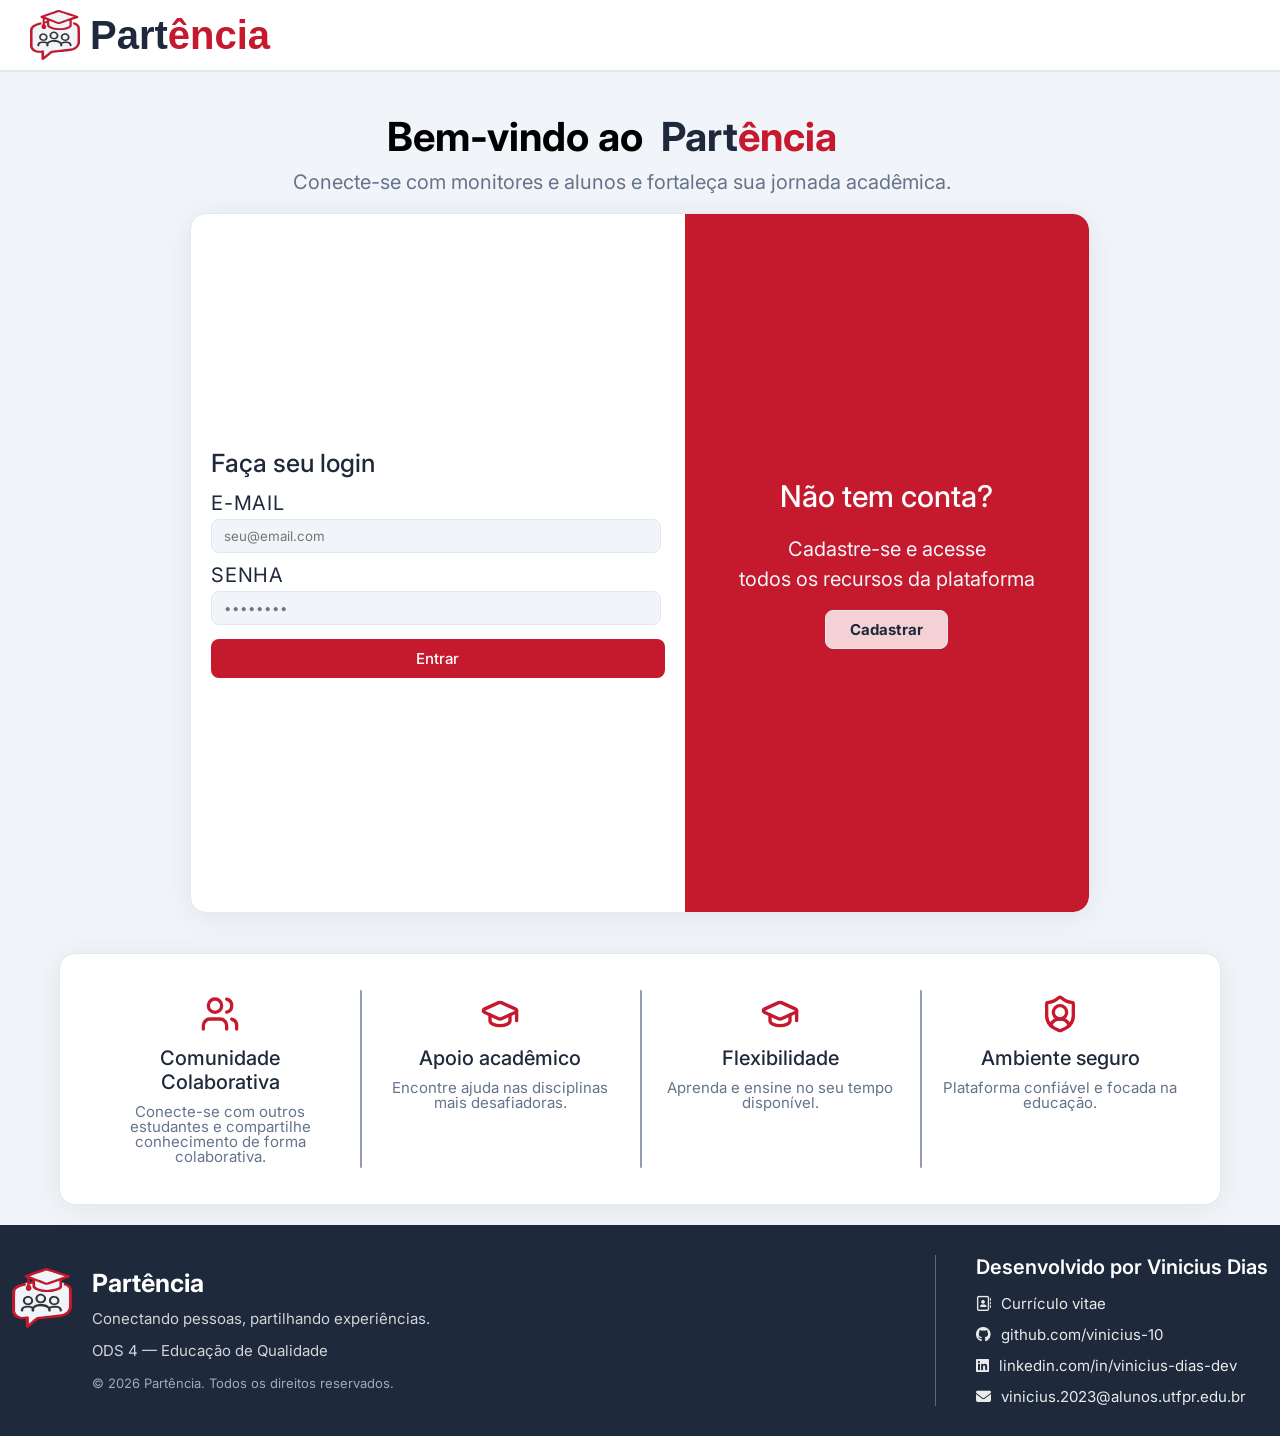
<file: index.html>
<!DOCTYPE html>
<html lang="pt-br">
<head>
    <meta charset="UTF-8">
    <meta name="viewport" content="width=device-width, initial-scale=1.0">
    <title>Partência</title>

    <link rel="stylesheet" href="css/styles.css"> 
    <link rel="stylesheet" href="css/main-index.css">

    <link rel="preconnect" href="https://fonts.googleapis.com">
    <link rel="preconnect" href="https://fonts.gstatic.com" crossorigin>
    <link href="https://fonts.googleapis.com/css2?family=Inter:ital,opsz,wght@0,14..32,100..900;1,14..32,100..900&display=swap" rel="stylesheet">

    <link rel="icon" href="imagens/favicon/favicon.svg" type="image/svg+xml">
    <link rel="icon" href="imagens/favicon/favicon16.png" type="image/png" sizes="16x16">
    <link rel="icon" href="favicon.ico" type="image/x-icon">
    <link rel="icon" href="imagens/favicon/favicon32.png" type="image/png" sizes="32x32">
    <link rel="apple-touch-icon" href="imagens/favicon/favicon180.png" sizes="180x180">
    

    <link rel="stylesheet" href="https://fonts.googleapis.com/css2?family=Material+Symbols+Outlined:opsz,wght,FILL,GRAD@20..48,100..700,0..1,-50..200&icon_names=logout">
    <link rel="stylesheet" href="https://cdnjs.cloudflare.com/ajax/libs/font-awesome/6.5.1/css/all.min.css">


</head>

<body>
    <header>
        <div class="header-container">
            <a href="index.html" class="logo">
                <img src="imagens/logo.svg" alt="Logo da Partência" class="logo-image"> 
                
                <div class="logo-text fontGig">
                    <span class="colorPrimary">Part</span>
                    <span class="colorODS">ência</span>
                </div>
            </a>
        </div>
    </header>
    
    <main>

        <div class="main-container">
            <section class="welkome">
                <div class="welkome-text">
                    <h1 class="fontGig">Bem-vindo ao &nbsp;<span class="colorPrimary">Part</span><span class="colorODS">ência</span> </h1>
                    <p class="fontNormal">
                        Conecte-se com monitores e alunos e fortaleça sua jornada acadêmica.
                    </p>
                </div>
            </section>

            <section class="forms-container">

                <div class="panel panel-login" id="panel-login">
                    <h2 class="fontMedium">Faça seu login</h2>

                    <form id="form-login" action="landingPage.html">
                        <div class="campos fontNormal">
                            <label class="campo">
                            E-mail
                            <input type="email" placeholder="seu@email.com">
                            </label>
                            <label class="campo">
                            Senha
                            <input type="password" placeholder="••••••••">
                            </label>
                        </div>
                        <button class="btn-submit fontSmall">Entrar</button>
                    </form>
                </div>

                <div class="panel panel-register opacity-0" id="panel-register">
                    <h2 class="fontMedium">Crie sua conta</h2>

                    <form id="form-register" action="index.html">
                        <div class="campos fontSmall">
                            
                            <label class="campo">
                                E-mail
                                <input type="email" placeholder="seu@email.com">
                            </label>

                            <label class="campo">
                                Nome completo
                                <input type="text" placeholder="Seu nome completo">
                            </label>

                            <label class="campo">
                                Instituição de ensino
                                <input type="text" placeholder="UTFPR-CP, E.E. Leonardo, etc">
                            </label>

                            <label class="campo">
                                Escolaridade
                                <select>
                                    <option value="" disabled selected>Selecione</option>
                                    <option>Ensino médio</option>
                                    <option>Graduação</option>
                                    <option>Pós-graduação</option>
                                    <option>Mestrado</option>
                                    <option>Doutorado</option>
                                </select>
                            </label>

                            <label class="campo">
                                Curso
                                <input type="text" placeholder="Nome do curso">
                            </label>

                            <label class="campo">
                                Ano de ingresso
                                <input type="number" placeholder="Ex: 2023" min="2000" max="2099">
                            </label>

                            <label class="campo">
                                Senha
                                <input type="password" placeholder="••••••••">
                            </label>

                            <label class="campo">
                                Confirmar senha
                                <input type="password" placeholder="••••••••">
                            </label>
                            
                        </div>
                        <button class="btn-submit fontSmall" type="submit">Cadastrar</button>
                    </form>
                </div>

                <div class="slider fontNormal" id="slider">

                    <div class="slider-text visible" id="text-register">
                        <h2>Não tem conta?</h2>
                        <p>Cadastre-se e acesse<br>todos os recursos da plataforma</p>
                        <button class="btn-trocar fontSmall" id="btn-register">Cadastrar</button>
                    </div>

                    <div class="slider-text" id="text-login">
                        <h2>Já tem conta?</h2>
                        <p>Faça login e continue<br>acessando a plataforma</p>
                        <button class="btn-trocar fontSmall" id="btn-login">Login</button>
                    </div>
                </div>
            </section>

            <section class="cards-container">
                <div class="card-container">
                    <svg xmlns="http://www.w3.org/2000/svg" width="24" height="24" viewBox="0 0 24 24" fill="none" stroke="currentColor" stroke-width="2" stroke-linecap="round" stroke-linejoin="round" class="lucide lucide-users-icon lucide-users"><path d="M16 21v-2a4 4 0 0 0-4-4H6a4 4 0 0 0-4 4v2"/><path d="M16 3.128a4 4 0 0 1 0 7.744"/><path d="M22 21v-2a4 4 0 0 0-3-3.87"/><circle cx="9" cy="7" r="4"/></svg>

                    <div class="card-content">
                        <h3 class="fontNormal">Comunidade Colaborativa</h3>
                        <p class="fontSmall">Conecte-se com outros estudantes e compartilhe conhecimento de forma colaborativa.</p>
                    </div>
                </div>

                <div class="card-container divider">
                    <svg xmlns="http://www.w3.org/2000/svg" width="24" height="24" viewBox="0 0 24 24" fill="none" stroke="currentColor" stroke-width="2" stroke-linecap="round" stroke-linejoin="round" class="lucide lucide-graduation-cap-icon lucide-graduation-cap"><path d="M21.42 10.922a1 1 0 0 0-.019-1.838L12.83 5.18a2 2 0 0 0-1.66 0L2.6 9.08a1 1 0 0 0 0 1.832l8.57 3.908a2 2 0 0 0 1.66 0z"/><path d="M22 10v6"/><path d="M6 12.5V16a6 3 0 0 0 12 0v-3.5"/></svg>

                    <div class="card-content">
                        <h3 class="fontNormal">Apoio acadêmico</h3>
                        <p class="fontSmall">Encontre ajuda nas disciplinas mais desafiadoras.</p>
                    </div>
                </div>

                <div class="card-container divider">
                    <svg xmlns="http://www.w3.org/2000/svg" width="24" height="24" viewBox="0 0 24 24" fill="none" stroke="currentColor" stroke-width="2" stroke-linecap="round" stroke-linejoin="round" class="lucide lucide-graduation-cap-icon lucide-graduation-cap"><path d="M21.42 10.922a1 1 0 0 0-.019-1.838L12.83 5.18a2 2 0 0 0-1.66 0L2.6 9.08a1 1 0 0 0 0 1.832l8.57 3.908a2 2 0 0 0 1.66 0z"/><path d="M22 10v6"/><path d="M6 12.5V16a6 3 0 0 0 12 0v-3.5"/></svg>
                    <div class="card-content">
                        <h3 class="fontNormal">Flexibilidade</h3>
                        <p class="fontSmall">Aprenda e ensine no seu tempo disponível.</p>
                    </div>
                </div>

                <div class="card-container divider">
                    <svg xmlns="http://www.w3.org/2000/svg" width="24" height="24" viewBox="0 0 24 24" fill="none" stroke="currentColor" stroke-width="2" stroke-linecap="round" stroke-linejoin="round" class="lucide lucide-shield-user-icon lucide-shield-user"><path d="M20 13c0 5-3.5 7.5-7.66 8.95a1 1 0 0 1-.67-.01C7.5 20.5 4 18 4 13V6a1 1 0 0 1 1-1c2 0 4.5-1.2 6.24-2.72a1.17 1.17 0 0 1 1.52 0C14.51 3.81 17 5 19 5a1 1 0 0 1 1 1z"/><path d="M6.376 18.91a6 6 0 0 1 11.249.003"/><circle cx="12" cy="11" r="4"/></svg>
                    <div class="card-content">
                        <h3 class="fontNormal">Ambiente seguro</h3>
                        <p class="fontSmall">Plataforma confiável e focada na educação.</p>
                    </div>
                </div>
            </section>
        </div>
    </main>
    <footer>
        <div class="footer-container">
            <div class="footer-brand">
                <span class="brand-logo"><img src="imagens/logo.svg" alt="Logo da Partência" class="logo-image"></span>

                <div class="brand-text">
                    <h3 class="fontMedium">Partência</h3>
                    <p class="fontSmall">Conectando pessoas, partilhando experiências.</p>
                    <p class="fontSmall">ODS 4 &mdash; Educação de Qualidade</p>
                    <p class="fontTiny copyright">&copy; 2026 Partência. Todos os direitos reservados.</p>
                </div>
            </div>

            <div class="footer-contact">
                <h4 class="fontNormal">Desenvolvido por Vinicius Dias</h4>

                <ul>
                    <li>
                        <a href="curiculo.html" target="_blank" class="fontSmall">
                            <i class="fa-regular fa-address-book"></i>
                            Currículo vitae
                        </a>
                    </li>
                    
                    <li>
                        <a href="https://github.com/vinicius-10" target="_blank" class="fontSmall">
                            <i class="fa-brands fa-github"></i>
                            github.com/vinicius-10
                        </a>
                    </li>

                    <li>
                        <a href="https://www.linkedin.com/in/vinicius-dias-dev/" target="_blank" class="fontSmall">
                            <i class="fa-brands fa-linkedin"></i>
                            linkedin.com/in/vinicius-dias-dev
                        </a>
                    </li>

                    <li>
                        <a href="mailto:vinicius.2023@alunos.utfpr.edu.br" class="fontSmall">
                            <i class="fa-solid fa-envelope"></i>
                            vinicius.2023@alunos.utfpr.edu.br
                        </a>
                    </li>
                </ul>
            </div>
        </div>
    </footer>

    <!--Depois irei mover isso para o arquivo de scripts -->
<script>
    
  const slider = document.getElementById('slider');
  
  const textRegister = document.getElementById('text-register');
  const textLogin = document.getElementById('text-login');
  const panelLogin = document.getElementById('panel-login');
  const panelRegister = document.getElementById('panel-register');

  const btn = document.querySelectorAll('.btn-trocar').forEach(btn => {
    btn.addEventListener('click', () => {
      slider.classList.toggle('sliderLeft');     

      textRegister.classList.toggle('visible');
      textLogin.classList.toggle('visible');

      panelLogin.classList.toggle('opacity-0');
      panelRegister.classList.toggle('opacity-0');
    });
  });
</script>
</body>
</html>





<!--
email
Nome completo
Instituição de ensino
Escolaridade
Curso
Ano de ingresso
senha
confirmar senha 



-->
</file>
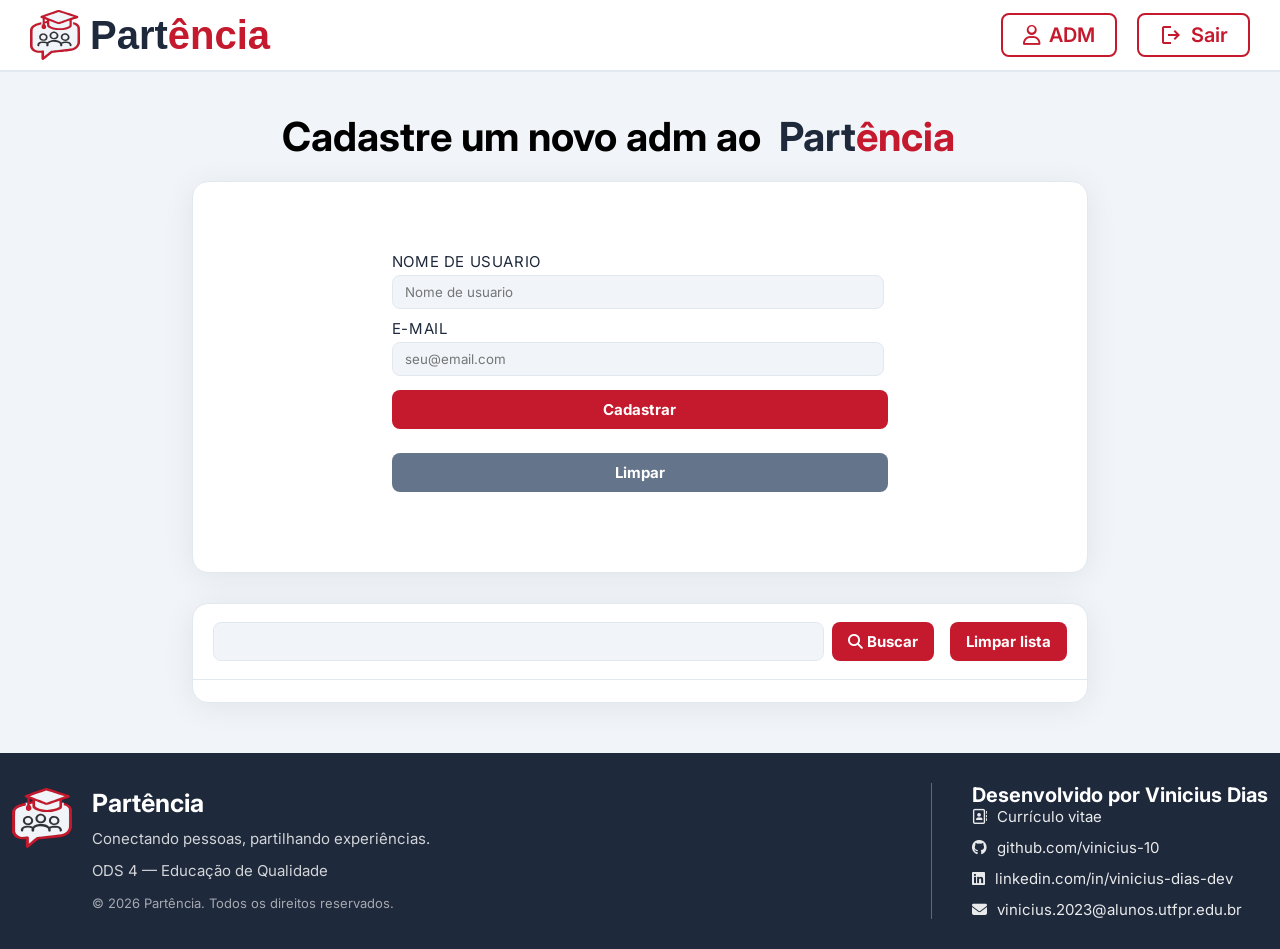
<file: adm.html>
<!DOCTYPE html>
<html lang="pt-br">
<head>
    <meta charset="UTF-8">
    <meta name="viewport" content="width=device-width, initial-scale=1.0">
    <title>Partência</title>

    <link rel="stylesheet" href="css/styles.css"> 
    <link rel="stylesheet" href="css/main-adm.css">

    <link rel="preconnect" href="https://fonts.googleapis.com">
    <link rel="preconnect" href="https://fonts.gstatic.com" crossorigin>
    <link href="https://fonts.googleapis.com/css2?family=Inter:ital,opsz,wght@0,14..32,100..900;1,14..32,100..900&display=swap" rel="stylesheet">

    <link rel="icon" href="imagens/favicon/favicon.svg" type="image/svg+xml">
    <link rel="icon" href="imagens/favicon/favicon16.png" type="image/png" sizes="16x16">
    <link rel="icon" href="favicon.ico" type="image/x-icon">
    <link rel="icon" href="imagens/favicon/favicon32.png" type="image/png" sizes="32x32">
    <link rel="apple-touch-icon" href="imagens/favicon/favicon180.png" sizes="180x180">
    

    <link rel="stylesheet" href="https://fonts.googleapis.com/css2?family=Material+Symbols+Outlined:opsz,wght,FILL,GRAD@20..48,100..700,0..1,-50..200&icon_names=logout">
    <link rel="stylesheet" href="https://cdnjs.cloudflare.com/ajax/libs/font-awesome/6.5.1/css/all.min.css">

    <script src="js/adm.js"></script>
</head>

<body>
    <header>
        <div class="header-container">
            <a href="landingPage.html" class="logo">
                <img src="imagens/logo.svg" alt="Logo da Partência" class="logo-image"> 
                
                <div class="logo-text fontGig">
                    <span class="colorPrimary">Part</span>
                    <span class="colorODS">ência</span>
                </div>
            </a>
            
            <nav>
                <ul>
                    <li>
                    <a href="adm.html" class="btn-sair fontNormal">
                        <i class="fa-regular fa-user"></i>
                        ADM
                    </a>
                    </li>
                    <li>
                    <a href="index.html" class="btn-sair fontNormal">
                        <span class="material-symbols-outlined">logout</span> 
                        Sair
                    </a>
                    </li>
                </ul>
            </nav>
        </div>
    </header>
    
    <main>
        <div class="main-container">
            <section class="welkome">
                <div class="welkome-text">
                    <h1 class="fontGig">Cadastre um novo adm ao &nbsp;<span class="colorPrimary">Part</span><span class="colorODS">ência</span> </h1>
                </div>
            </section>

            <section class="forms-container">

                <div class="panel panel-register" id="panel-register">

                    <form id="form-register">
                        <div class="campos fontSmall">
                            
                            <label class="campo">
                                Nome de usuario
                                <input type="text" placeholder="Nome de usuario" name="username" id="username" required>
                            </label>

                            <label class="campo">
                                E-mail
                                <input type="email" placeholder="seu@email.com" name="email" id="email" required>
                            </label>
                            
                        </div>
                        <button class="btn submit fontSmall" type="submit">Cadastrar</button>
                        <button class="btn reset fontSmall" type="reset">Limpar</button>
                    </form>
                </div>
            </section>

            <section class="list-container">
                <div class="list-control fontSmall">
                    <div class="search ">
                        <input id="ipt-search" type="text" class="fontSmall"> <button type="button" class="fontSmall" id="btn-search"><i class="fa-solid fa-magnifying-glass"></i> Buscar</button>
                    </div>
                    <button type="button" class="fontSmall" id="reset-list">Limpar lista</button>
                
                </div>
                <ul id="ul-user" class="fontSmall">
                </ul>
                
            </section>
            
        </div>
    </main>
    <footer>
        <div class="footer-container">
            <div class="footer-brand">
                <span class="brand-logo"><img src="imagens/logo.svg" alt="Logo da Partência" class="logo-image"></span>

                <div class="brand-text">
                    <h1 class="fontMedium">Partência</h1>
                    <p class="fontSmall">Conectando pessoas, partilhando experiências.</p>
                    <p class="fontSmall">ODS 4 &mdash; Educação de Qualidade</p>
                    <p class="fontTiny copyright">&copy; 2026 Partência. Todos os direitos reservados.</p>
                </div>
            </div>

            <div class="footer-contact">
                <h1 class="fontNormal">Desenvolvido por Vinicius Dias</h1>

                <ul>
                    <li>
                        <a href="curiculo.html" target="_blank" class="fontSmall">
                            <i class="fa-regular fa-address-book"></i>
                            Currículo vitae
                        </a>
                    </li>
                    <li>
                        <a href="https://github.com/vinicius-10" target="_blank" class="fontSmall">
                            <i class="fa-brands fa-github"></i>
                            github.com/vinicius-10
                        </a>
                    </li>
                    <li>
                        <a href="https://www.linkedin.com/in/vinicius-dias-dev/" target="_blank" class="fontSmall">
                            <i class="fa-brands fa-linkedin"></i>
                            linkedin.com/in/vinicius-dias-dev
                        </a>
                    </li>

                    <li>
                        <a href="mailto:vinicius.2023@alunos.utfpr.edu.br" class="fontSmall">
                            <i class="fa-solid fa-envelope"></i>
                            vinicius.2023@alunos.utfpr.edu.br
                        </a>
                    </li>
                </ul>
            </div>
        </div>
    </footer>
</body>
</html>
</file>
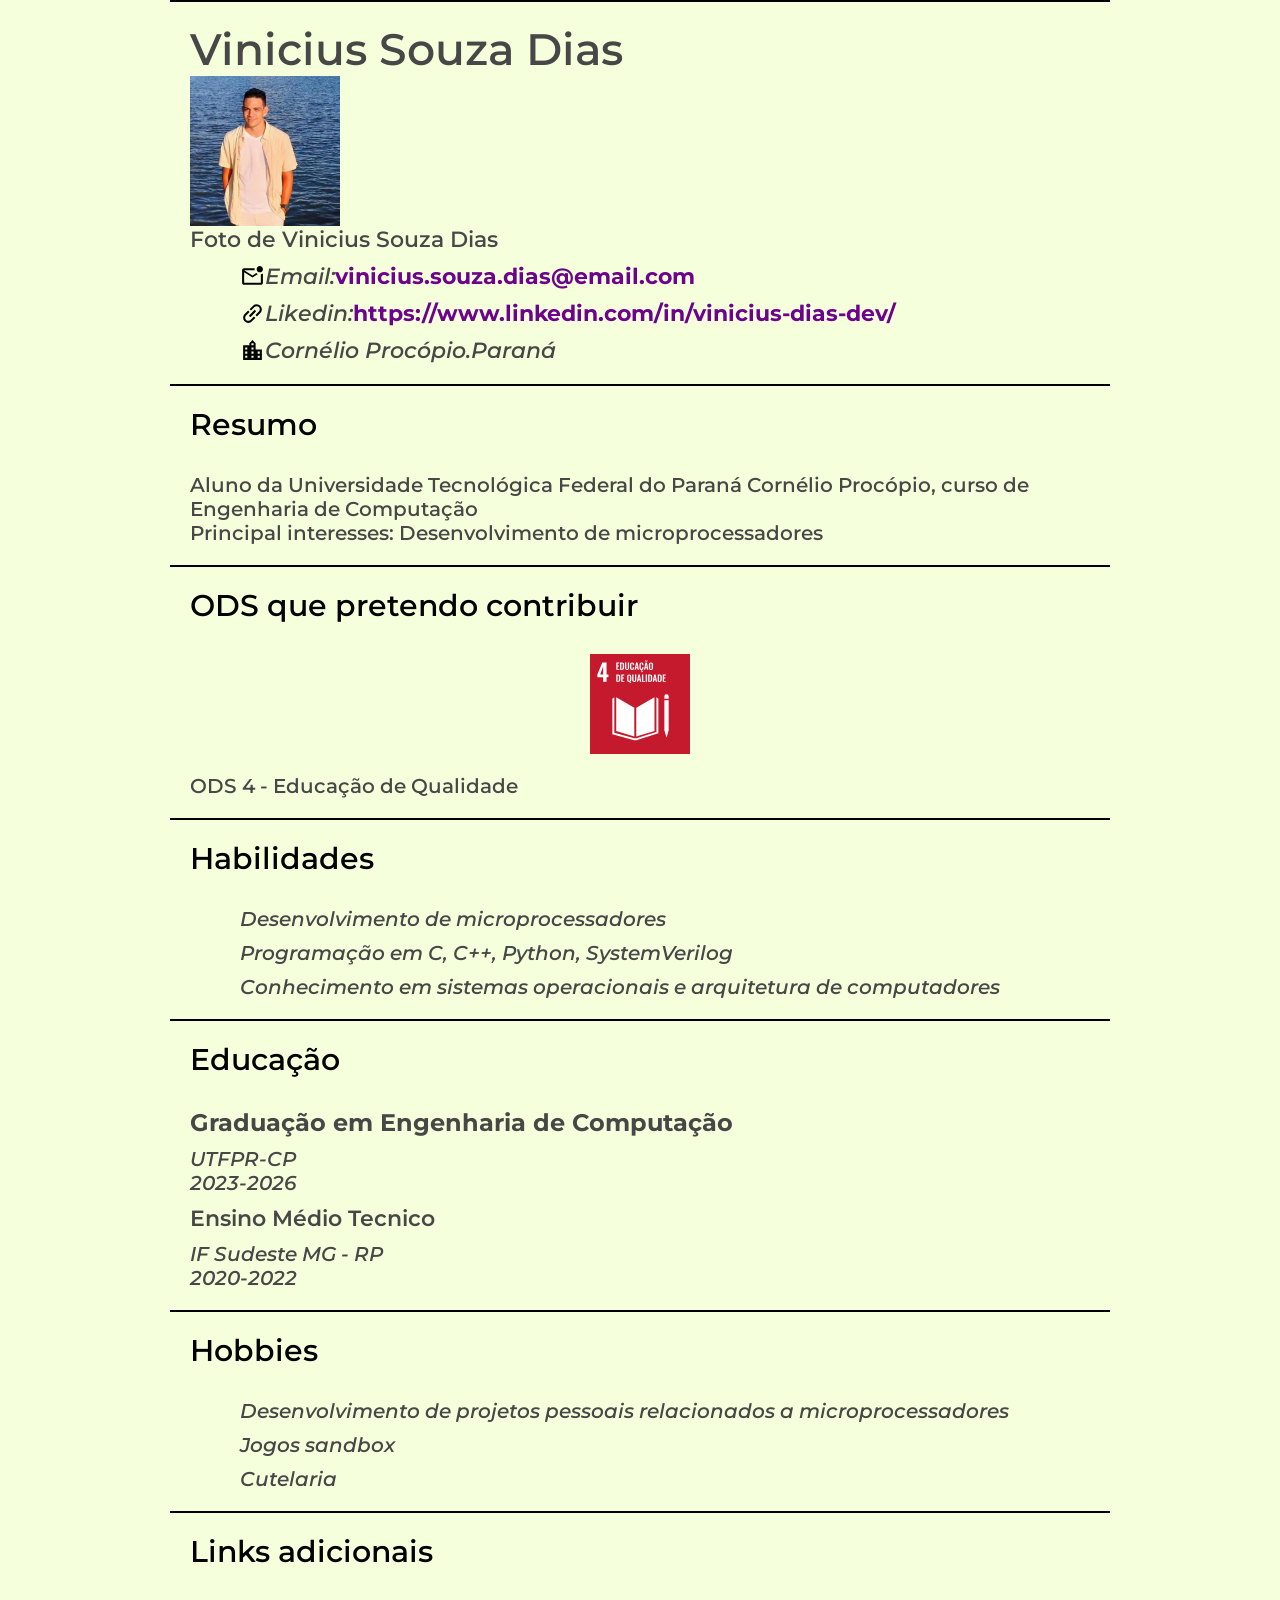
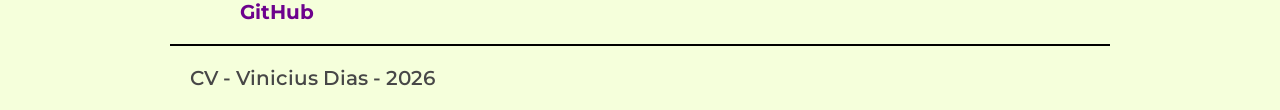
<file: curiculo.html>
<!DOCTYPE html>
<html lang="pt">
<head>
    <meta charset="UTF-8">
    <meta name="viewport" content="width=device-width, initial-scale=1.0">
    <title> Curriculum Vitae</title>

    <link rel="stylesheet" href="css/curiculo.css">

    <link rel="preconnect" href="https://fonts.googleapis.com">
    <link rel="preconnect" href="https://fonts.gstatic.com" crossorigin>
    <link href="https://fonts.googleapis.com/css2?family=Montserrat:ital,wght@0,100..900;1,100..900&display=swap" rel="stylesheet">

</head>
<body>
    <header class="content">
        <h1>Vinicius Souza Dias</h1>
        <figure>
            <img src="imagens/perfil.jpg" alt="Foto de Vinicius Souza Dias" width="150">
            <figcaption>Foto de Vinicius Souza Dias</figcaption>
        </figure>
        <ul>
            <li><img src="imagens/mark_email_unread_24dp_000000_FILL0_wght400_GRAD0_opsz24.svg" alt="Email" /> Email: <a href="mailto:vinicius.souza.dias@email.com">vinicius.souza.dias@email.com</a></li>
            <li><img src="imagens/link_2_24dp_000000_FILL0_wght400_GRAD0_opsz24.svg" alt="LinkedIn" /> Likedin: <a href="https://www.linkedin.com/in/vinicius-dias-dev/" target="_blank">https://www.linkedin.com/in/vinicius-dias-dev/</a></li>
            <li><img src="imagens/location_city_24dp_000000_FILL0_wght400_GRAD0_opsz24.svg" alt="Localização" /> Cornélio Procópio.Paraná</li>
        </ul>
    </header>

    <section class="content">
        <h2>Resumo</h2>
        <p>Aluno da Universidade Tecnológica Federal do Paraná Cornélio Procópio, curso de Engenharia de Computação</p>
        <p>Principal interesses: Desenvolvimento de microprocessadores</p>
    </section>
    <section class="content">
        <h2>ODS que pretendo contribuir</h2>
        <figure>
            <img src="imagens/SDG-4.svg" alt="ODS 4" width="100">
            <figcaption>ODS 4 - Educação de Qualidade</figcaption>
        </figure>
    </section>
    <section class="content">
        <h2>Habilidades </h2>
        <ol>
            <li>Desenvolvimento de microprocessadores</li>
            <li>Programação em C, C++, Python, SystemVerilog</li>
            <li>Conhecimento em sistemas operacionais e arquitetura de computadores</li>
        </ol>
    </section>
    <section class="content">
        <h2>Educação</h2>
        <dl>
            <dt id="graduacao">Graduação em Engenharia de Computação</dt>
                <dd>UTFPR-CP</dd>
                <dd>2023-2026</dd>
            <dt id="ensino-medio">Ensino Médio Tecnico</dt>
                <dd>IF Sudeste MG - RP</dd>
                <dd>2020-2022</dd>
        </dl>
    </section>
    <section class="content">
        <h2>Hobbies</h2>
        <ul>
            <li>Desenvolvimento de projetos pessoais relacionados a microprocessadores</li>
            <li>Jogos sandbox</li>
            <li>Cutelaria</li>
        </ul>

    </section>

    <section class="content">
        <h2>Links adicionais</h2>
        <ul>
            <li><a href="https://github.com/vinicius-10" target="_blank">GitHub</a></li>
        </ul>
    </section>
    <footer class="content">
        <p>CV - Vinicius Dias - 2026</p>
    </footer>
</body>
</html>
</file>
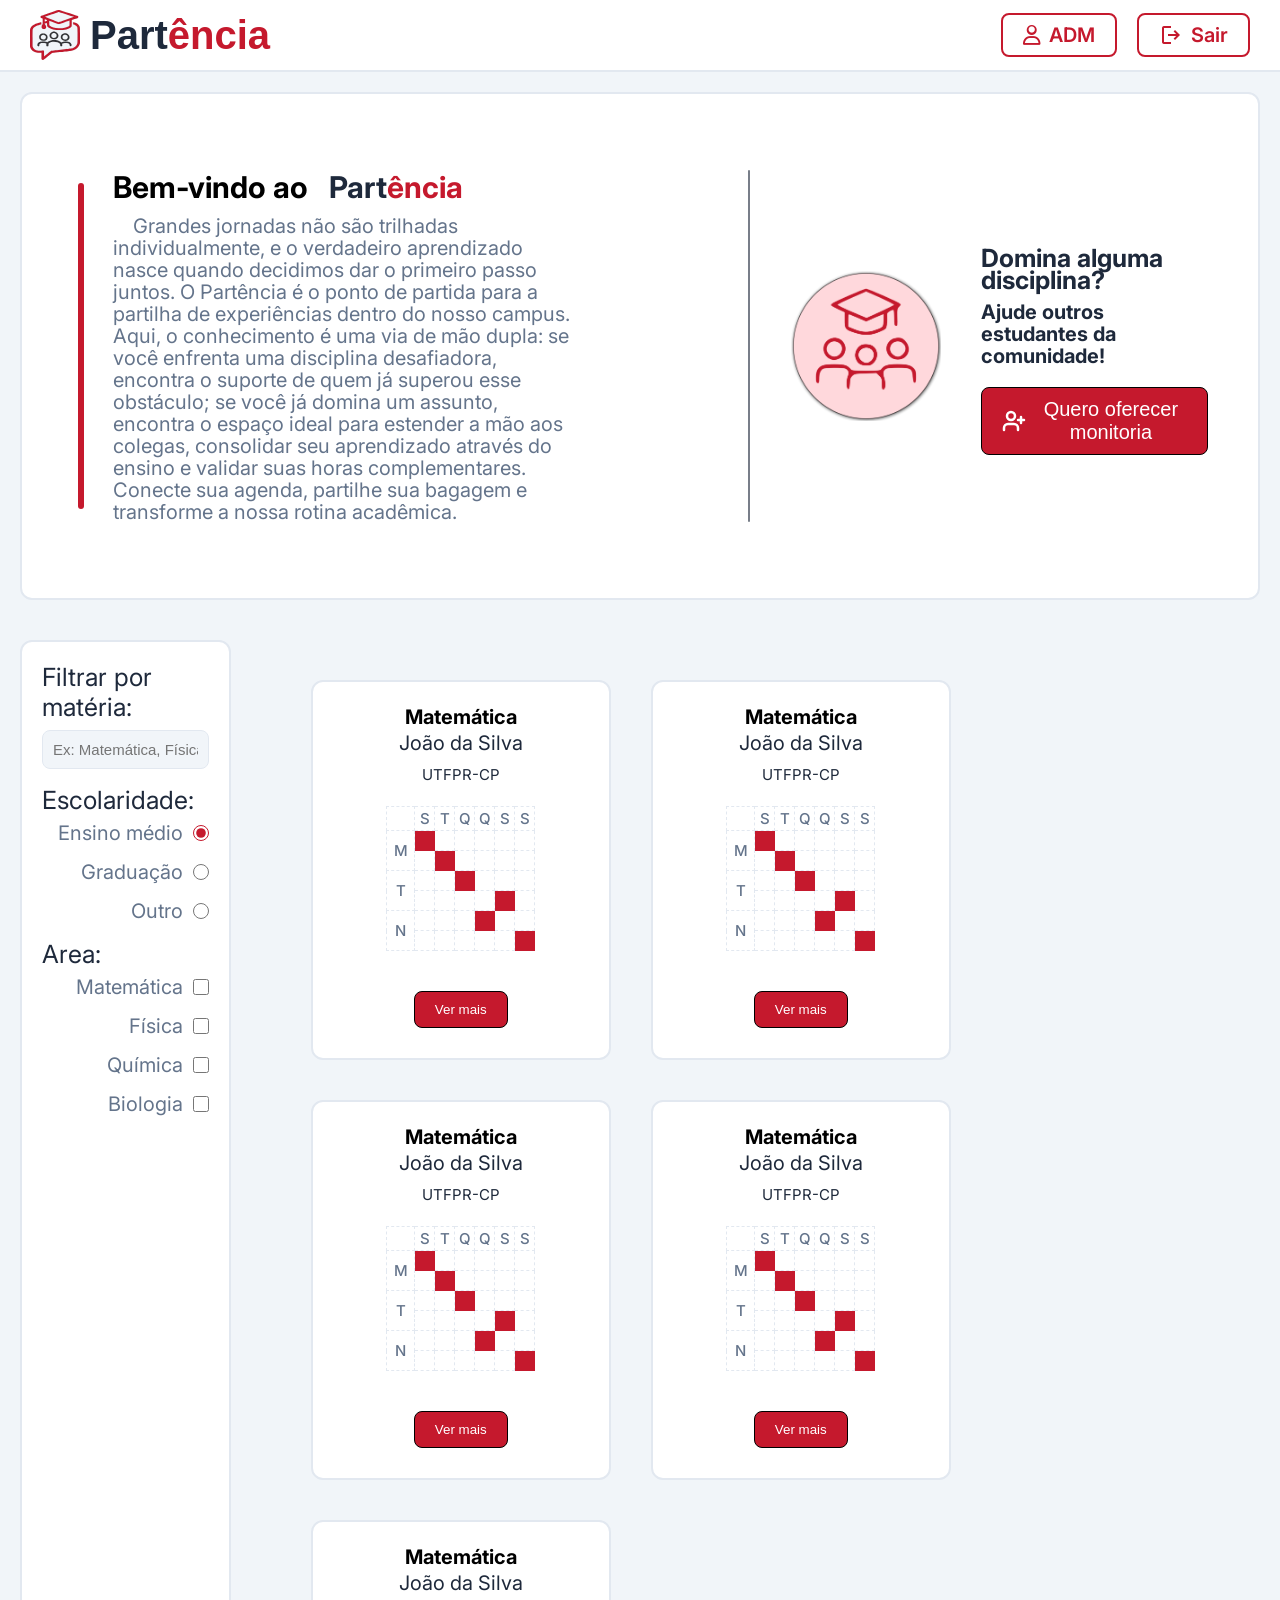
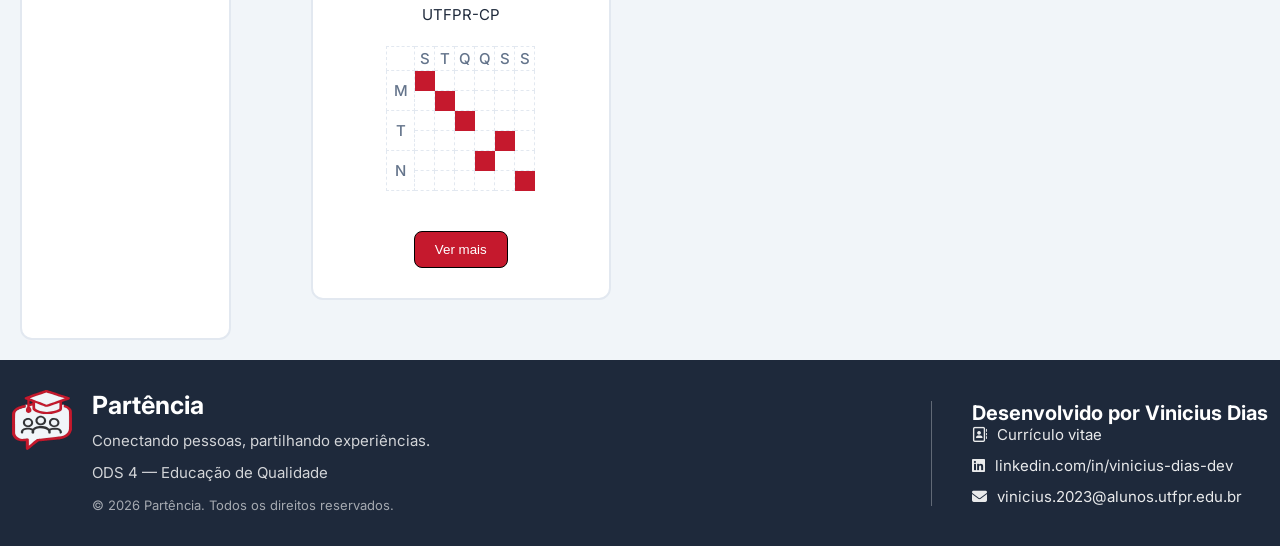
<file: landingPage.html>
<!DOCTYPE html>
<html lang="pt-br">
<head>
    <meta charset="UTF-8">
    <meta name="viewport" content="width=device-width, initial-scale=1.0">
    <title>Partência</title>

    <link rel="stylesheet" href="css/styles.css"> 
    <link rel="stylesheet" href="css/main-landingPage.css">

    <link rel="preconnect" href="https://fonts.googleapis.com">
    <link rel="preconnect" href="https://fonts.gstatic.com" crossorigin>
    <link href="https://fonts.googleapis.com/css2?family=Inter:ital,opsz,wght@0,14..32,100..900;1,14..32,100..900&display=swap" rel="stylesheet">

    <link rel="icon" href="imagens/favicon/favicon.svg" type="image/svg+xml">
    <link rel="icon" href="imagens/favicon/favicon16.png" type="image/png" sizes="16x16">
    <link rel="icon" href="favicon.ico" type="image/x-icon">
    <link rel="icon" href="imagens/favicon/favicon32.png" type="image/png" sizes="32x32">
    <link rel="apple-touch-icon" href="imagens/favicon/favicon180.png" sizes="180x180">
    

    <link rel="stylesheet" href="https://fonts.googleapis.com/css2?family=Material+Symbols+Outlined:opsz,wght,FILL,GRAD@20..48,100..700,0..1,-50..200&icon_names=logout">
    <link rel="stylesheet" href="https://cdnjs.cloudflare.com/ajax/libs/font-awesome/6.5.1/css/all.min.css">


</head>

<body>
    <header>
        <div class="header-container">
            <a href="landingPage.html" class="logo">
                <img src="imagens/logo.svg" alt="Logo da Partência" class="logo-image"> 
                
                <div class="logo-text fontGig">
                    <span class="colorPrimary">Part</span>
                    <span class="colorODS">ência</span>
                </div>
            </a>
            
            <nav>
                <ul>
                    <li>
                    <a href="adm.html" class="btn-sair fontNormal">
                        <i class="fa-regular fa-user"></i>
                        ADM
                    </a>
                    </li>
                    <li>
                    <a href="index.html" class="btn-sair fontNormal">
                        <span class="material-symbols-outlined">logout</span> 
                        Sair
                    </a>
                    </li>
                </ul>
            </nav>
        </div>
    </header>
    
    <main>
        <div class="main-container">
            
            <section class="intro">
                <div class="intro-container">
                    <div class="about"> 
                        <h1 class="fontBig">Bem-vindo ao &nbsp; <span class="colorPrimary">Part</span><span class="colorODS">ência</span> </h1>
                        <p class="fontNormal">Grandes jornadas não são trilhadas individualmente, e o verdadeiro aprendizado nasce quando decidimos dar o primeiro passo juntos. O Partência é o ponto de partida para a partilha de experiências dentro do nosso campus. Aqui, o conhecimento é uma via de mão dupla: se você enfrenta uma disciplina desafiadora, encontra o suporte de quem já superou esse obstáculo; se você já domina um assunto, encontra o espaço ideal para estender a mão aos colegas, consolidar seu aprendizado através do ensino e validar suas horas complementares. Conecte sua agenda, partilhe sua bagagem e transforme a nossa rotina acadêmica.</p>
                    </div>
                </div>
                
                <div class="offer">
                    <img src="imagens/student.svg" alt="Imagem de boas-vindas ao Partência" class="offer-image">

                    <div class="offer-content">
                        <p class="fontMedium">Domina alguma disciplina? </p>
                        <p class="fontNormal"> Ajude outros estudantes da comunidade!</p>

                        <button class="btn-cta fontNormal">
                            <span class="button-content">
                                <svg xmlns="http://www.w3.org/2000/svg" width="24" height="24" viewBox="0 0 24 24" fill="none" stroke="currentColor" stroke-width="2.5" stroke-linecap="round" stroke-linejoin="round" class="lucide lucide-user-plus-icon lucide-user-plus"><path d="M16 21v-2a4 4 0 0 0-4-4H6a4 4 0 0 0-4 4v2"/><circle cx="9" cy="7" r="4"/><line x1="19" x2="19" y1="8" y2="14"/><line x1="22" x2="16" y1="11" y2="11"/></svg> 
                                Quero oferecer monitoria

                            </span>
                        </button>
                    </div>
                </div>
            </section>


            <section class="mural-container">
                <div class="filter-container">

                    <div class="filter-content">
                        <div class="filter-text">
                            <label for="filter" class="fontMedium">Filtrar por matéria:</label>
                            <input type="text" id="filter" placeholder="Ex: Matemática, Física..." class="filter-input fontSmall">
                        </div>

                        <div class="filter-options">
                            <p class="fontMedium">Escolaridade:</p>
                            
                            <div class="container-checkboxes">
                                <label  class="fontNormal">Ensino médio
                                    <input type="radio" id="education" name="filter" value="highSchool" checked > 
                                </label>

                                <label  class="fontNormal">Graduação
                                    <input type="radio" id="education" name="filter" value="graduation" >
                                </label>

                                <label class="fontNormal">Outro
                                    <input type="radio" id="education" name="filter" value="others">
                                </label>

                            </div>

                            <p class="fontMedium">Area:</p>
                            
                            <div class="container-checkboxes">
                                <label for="filter[0]" class="fontNormal">Matemática
                                    <input type="checkbox" id="filter[0]" name="filter" value="matematica"> 
                                </label>

                                <label for="filter[1]" class="fontNormal">Física
                                    <input type="checkbox" id="filter[1]" name="filter" value="fisica">
                                </label>

                                <label for="filter[2]" class="fontNormal">Química
                                    <input type="checkbox" id="filter[2]" name="filter" value="quimica">
                                </label>

                                <label for="filter[3]" class="fontNormal">Biologia
                                    <input type="checkbox" id="filter[3]" name="filter" value="biologia">
                                </label>
                            </div>
                        </div>
                    </div>
                </div>

                <div class="list-container" id="list-container">

                    <div class="card-container" id="id[0]">
                        <div class="card-text">
                            <h1 class="fontNormal">Matemática</h1>
                            <p class="fontNormal">João da Silva</p>
                            <p class="fontSmall">UTFPR-CP</p>
                        </div>
                        
                        <div class="card-calender">
                            <table class="cal fontSmall">
                                <thead>
                                    <tr>
                                        <th></th>
                                        <th>S</th><th>T</th><th>Q</th><th>Q</th><th>S</th><th>S</th>
                                    </tr>
                                </thead>
                                <tbody>
                                    <tr>
                                        <td class="turno" rowspan="2">M</td>
                                        <td class="on"></td><td></td><td></td><td></td><td></td><td></td>
                                    </tr>
                                    <tr>
                                        <td></td><td class="on"></td><td></td><td></td><td></td><td></td>
                                    </tr>

                                    <tr>
                                        <td class="turno" rowspan="2">T</td>
                                        <td></td><td></td><td class="on"></td><td></td><td></td><td></td>
                                    </tr>
                                    <tr>
                                        <td></td><td></td><td></td><td></td><td class="on"></td><td></td>
                                    </tr>

                                    <tr>
                                        <td class="turno" rowspan="2">N</td>
                                        <td></td><td></td><td></td><td class="on"></td><td></td><td></td>
                                    </tr>
                                    <tr>
                                        <td></td><td></td><td></td><td></td><td></td><td class="on"></td>
                                    </tr>
                                </tbody>
                            </table>
                        </div>
                        <div class="card-actions">
                            <button class="btn-cta">
                                Ver mais
                            </button>
                        </div>
                    </div>
                    
                    <div class="card-container" id="id[1]">
                        <div class="card-text">
                            <h1 class="fontNormal">Matemática</h1>
                            <p class="fontNormal">João da Silva</p>
                            <p class="fontSmall">UTFPR-CP</p>
                        </div>
                        
                        <div class="card-calender">
                            <table class="cal fontSmall">
                                <thead>
                                    <tr>
                                        <th></th>
                                        <th>S</th><th>T</th><th>Q</th><th>Q</th><th>S</th><th>S</th>
                                    </tr>
                                </thead>
                                <tbody>
                                    <tr>
                                        <td class="turno" rowspan="2">M</td>
                                        <td class="on"></td><td></td><td></td><td></td><td></td><td></td>
                                    </tr>
                                    <tr>
                                        <td></td><td class="on"></td><td></td><td></td><td></td><td></td>
                                    </tr>

                                    <tr>
                                        <td class="turno" rowspan="2">T</td>
                                        <td></td><td></td><td class="on"></td><td></td><td></td><td></td>
                                    </tr>
                                    <tr>
                                        <td></td><td></td><td></td><td></td><td class="on"></td><td></td>
                                    </tr>

                                    <tr>
                                        <td class="turno" rowspan="2">N</td>
                                        <td></td><td></td><td></td><td class="on"></td><td></td><td></td>
                                    </tr>
                                    <tr>
                                        <td></td><td></td><td></td><td></td><td></td><td class="on"></td>
                                    </tr>
                                </tbody>
                            </table>
                        </div>
                        <div class="card-actions">
                            <button class="btn-cta">
                                Ver mais
                            </button>
                        </div>
                    </div>
                    
                    <div class="card-container" id="id[2]">
                        <div class="card-text">
                            <h1 class="fontNormal">Matemática</h1>
                            <p class="fontNormal">João da Silva</p>
                            <p class="fontSmall">UTFPR-CP</p>
                        </div>
                        
                        <div class="card-calender">
                            <table class="cal fontSmall">
                                <thead>
                                    <tr>
                                        <th></th>
                                        <th>S</th><th>T</th><th>Q</th><th>Q</th><th>S</th><th>S</th>
                                    </tr>
                                </thead>
                                <tbody>
                                    <tr>
                                        <td class="turno" rowspan="2">M</td>
                                        <td class="on"></td><td></td><td></td><td></td><td></td><td></td>
                                    </tr>
                                    <tr>
                                        <td></td><td class="on"></td><td></td><td></td><td></td><td></td>
                                    </tr>

                                    <tr>
                                        <td class="turno" rowspan="2">T</td>
                                        <td></td><td></td><td class="on"></td><td></td><td></td><td></td>
                                    </tr>
                                    <tr>
                                        <td></td><td></td><td></td><td></td><td class="on"></td><td></td>
                                    </tr>

                                    <tr>
                                        <td class="turno" rowspan="2">N</td>
                                        <td></td><td></td><td></td><td class="on"></td><td></td><td></td>
                                    </tr>
                                    <tr>
                                        <td></td><td></td><td></td><td></td><td></td><td class="on"></td>
                                    </tr>
                                </tbody>
                            </table>
                        </div>
                        <div class="card-actions">
                            <button class="btn-cta">
                                Ver mais
                            </button>
                        </div>
                    </div>
                    
                    <div class="card-container" id="id[3]">
                        <div class="card-text">
                            <h1 class="fontNormal">Matemática</h1>
                            <p class="fontNormal">João da Silva</p>
                            <p class="fontSmall">UTFPR-CP</p>
                        </div>
                        
                        <div class="card-calender">
                            <table class="cal fontSmall">
                                <thead>
                                    <tr>
                                        <th></th>
                                        <th>S</th><th>T</th><th>Q</th><th>Q</th><th>S</th><th>S</th>
                                    </tr>
                                </thead>
                                <tbody>
                                    <tr>
                                        <td class="turno" rowspan="2">M</td>
                                        <td class="on"></td><td></td><td></td><td></td><td></td><td></td>
                                    </tr>
                                    <tr>
                                        <td></td><td class="on"></td><td></td><td></td><td></td><td></td>
                                    </tr>

                                    <tr>
                                        <td class="turno" rowspan="2">T</td>
                                        <td></td><td></td><td class="on"></td><td></td><td></td><td></td>
                                    </tr>
                                    <tr>
                                        <td></td><td></td><td></td><td></td><td class="on"></td><td></td>
                                    </tr>

                                    <tr>
                                        <td class="turno" rowspan="2">N</td>
                                        <td></td><td></td><td></td><td class="on"></td><td></td><td></td>
                                    </tr>
                                    <tr>
                                        <td></td><td></td><td></td><td></td><td></td><td class="on"></td>
                                    </tr>
                                </tbody>
                            </table>
                        </div>
                        <div class="card-actions">
                            <button class="btn-cta">
                                Ver mais
                            </button>
                        </div>
                    </div>
                    
                    <div class="card-container" id="id[4]">
                        <div class="card-text">
                            <h1 class="fontNormal">Matemática</h1>
                            <p class="fontNormal">João da Silva</p>
                            <p class="fontSmall">UTFPR-CP</p>
                        </div>
                        
                        <div class="card-calender">
                            <table class="cal fontSmall">
                                <thead>
                                    <tr>
                                        <th></th>
                                        <th>S</th><th>T</th><th>Q</th><th>Q</th><th>S</th><th>S</th>
                                    </tr>
                                </thead>
                                <tbody>
                                    <tr>
                                        <td class="turno" rowspan="2">M</td>
                                        <td class="on"></td><td></td><td></td><td></td><td></td><td></td>
                                    </tr>
                                    <tr>
                                        <td></td><td class="on"></td><td></td><td></td><td></td><td></td>
                                    </tr>

                                    <tr>
                                        <td class="turno" rowspan="2">T</td>
                                        <td></td><td></td><td class="on"></td><td></td><td></td><td></td>
                                    </tr>
                                    <tr>
                                        <td></td><td></td><td></td><td></td><td class="on"></td><td></td>
                                    </tr>

                                    <tr>
                                        <td class="turno" rowspan="2">N</td>
                                        <td></td><td></td><td></td><td class="on"></td><td></td><td></td>
                                    </tr>
                                    <tr>
                                        <td></td><td></td><td></td><td></td><td></td><td class="on"></td>
                                    </tr>
                                </tbody>
                            </table>
                        </div>
                        <div class="card-actions">
                            <button class="btn-cta">
                                Ver mais
                            </button>
                        </div>
                    </div>
                    
                    

                    
                </div>

            </section>
        </div>
        

    </main>
    <footer>
        <div class="footer-container">
            <div class="footer-brand">
                <span class="brand-logo"><img src="imagens/logo.svg" alt="Logo da Partência" class="logo-image"></span>

                <div class="brand-text">
                    <h1 class="fontMedium">Partência</h1>
                    <p class="fontSmall">Conectando pessoas, partilhando experiências.</p>
                    <p class="fontSmall">ODS 4 &mdash; Educação de Qualidade</p>
                    <p class="fontTiny copyright">&copy; 2026 Partência. Todos os direitos reservados.</p>
                </div>
            </div>

            <div class="footer-contact">
                <h1 class="fontNormal">Desenvolvido por Vinicius Dias</h1>

                <ul>
                    <li>
                        <a href="curiculo.html" target="_blank" class="fontSmall">
                            <i class="fa-regular fa-address-book"></i>
                            Currículo vitae
                        </a>
                    </li>

                    <li>
                        <a href="https://www.linkedin.com/in/vinicius-dias-dev/" target="_blank" class="fontSmall">
                            <i class="fa-brands fa-linkedin"></i>
                            linkedin.com/in/vinicius-dias-dev
                        </a>
                    </li>

                    <li>
                        <a href="mailto:vinicius.2023@alunos.utfpr.edu.br" class="fontSmall">
                            <i class="fa-solid fa-envelope"></i>
                            vinicius.2023@alunos.utfpr.edu.br
                        </a>
                    </li>
                </ul>
            </div>
        </div>
    </footer>
</body>
</html>
</file>
<file: css/styles.css>
@import url('variables.css');
@import url('header.css');
@import url('footer.css');

* {
  margin: 0;
  padding: 0;
  box-sizing: border-box; 
}

body, html {
  font-family: var(--fonte-principal);
  font-size: 62.5%;
  font-optical-sizing: var(--font-optical-sizing);
  font-weight: var(--font-weight);
  font-style: var(--font-style);
  background-color: var(--fundo-canvas); 
  min-height: 100vh;
}

body{
  display: flex;
  flex-direction: column;

}

a{
  text-decoration: none;
}

main{
  flex: 1;

}


.fontGig{
  font-size: 4rem;
}


.fontBig{
  font-size: 3rem;
}

.fontMedium{
  font-size: 2.5rem;
}

.fontNormal{
  font-size: 2rem;
}

.fontSmall{
  font-size: 1.5rem;
}

.fontTiny{
  font-size: 1.3rem;
}

p{
  line-height: 2.2rem;
  margin-top: 10px;
  color: var(--texto-principal)
}

.colorODS{
  color: var(--cor-ods);
}

.colorPrimary{
  color: var(--texto-principal);
}

.colorSecondary{
  color: var(--texto-secundario);
}

.flexInline{
  display: flex;
  flex-direction: row;
  align-items: center;
  flex-wrap: wrap;
}

button:hover{
  transform: scale(1.02);
}
</file>
<file: css/main-index.css>
main{
    display: flex;
    justify-content: center;

    .main-container{
        display: flex;
        flex-direction: column;
        align-items: center;
        max-width: var(--max-width);
        margin: 20px;

        .welkome{
            display: flex;
            flex-direction: row;
            align-items: center;
            justify-content: center;
            width: 100%;
            gap: 40px;
            padding: 20px;

            .welkome-text{
                margin-right: 5%;
                display: flex;
                flex-direction: column;
                align-items: center;

                p{
                    text-indent: 20px;
                    color: var(--texto-secundario);
                }
            }
        }

        .forms-container{
            position: relative;
            width: calc(30rem + 600px);
            height: 70rem;
            border-radius: 16px;
            background: var(--fundo-card);
            overflow: hidden;
            border: 1px solid var(--borda);
            box-shadow: 0 4px 32px rgba(0,0,0,0.07);

            .panel {
                position: absolute;
                top: 0; bottom: 0;
                width: 55%;
                display: flex;
                flex-direction: column;
                justify-content: center;
                padding: 2rem;
                transition: opacity 0.35s ease;
                color: var(--texto-principal);
                
                h2{
                    font-weight: 500;
                    margin-bottom: 1.25rem;
                }

                .campos {
                    display: flex;
                    flex-direction: column;
                    gap: 10px;
                    padding-right: 4px;
                    overflow-y: auto;
                    max-height: 69rem;

                    .campo {
                        display: flex;
                        flex-direction: column;
                        gap: 4px;
                        color: var(--texto-principal);
                        text-transform: uppercase;
                        letter-spacing: 0.04em;
                        cursor: pointer;

                        input, select{
                            background: var(--fundo-canvas);
                            border: 1px solid var(--borda);
                            border-radius: 8px;
                            padding: 8px 12px;
                            color: var(--texto-principal);
                            outline: none;
                            width: 100%;
                            transition: border-color 0.2s;
                            font-family: inherit;
                            font-weight: 400;
                            text-transform: none;
                            letter-spacing: normal;
                            -webkit-appearance: none;
                            appearance: none;

                            &:focus {
                                border-color: var(--cor-ods);
                            }
                        }

                        select {
                            background-image: url("data:image/svg+xml,%3Csvg xmlns='http://www.w3.org/2000/svg' width='12' height='12' viewBox='0 0 24 24' fill='none' stroke='%2364748B' stroke-width='2'%3E%3Cpath d='M6 9l6 6 6-6'/%3E%3C/svg%3E");
                            background-repeat: no-repeat;
                            background-position: right 12px center;
                            padding-right: 32px;
                            cursor: pointer;

                            &:focus{
                                border-radius: 0;
                            }
                        }

                        &::-webkit-scrollbar { width: 3px; }
                        &::-webkit-scrollbar-thumb { background: var(--borda); border-radius: 4px; }
                        
                    }

                    

                }

                .btn-submit {
                    margin-top: 14px;
                    padding: 10px;
                    background: var(--cor-ods);
                    color: #fff;
                    border: none;
                    border-radius: 8px;
                    font-weight: 500;
                    cursor: pointer;
                    transition: background 0.2s, transform 0.2s ease;
                    width: 100%;
                    font-family: inherit;

                    &:hover { 
                        background: var(--cor-ods-hover); 
                    }
                }

            }

            .panel-login { left: 0; }
            .panel-register { right: 0; }

            .slider {
                position: absolute;
                top: 0; bottom: 0;
                width: 45%;
                background: var(--cor-ods);
                display: flex;
                flex-direction: column;
                justify-content: center;
                align-items: center;
                gap: 14px;
                padding: 2.5rem 2rem;
                transition: left 0.5s cubic-bezier(0.77, 0, 0.175, 1), border-radius 0.5s ease;
                z-index: 10;
                text-align: center;
                

                /* Por padrão deixa do lado esquerdo*/
                left: 55%;
                border-top-right-radius: 16px;
                border-bottom-right-radius: 16px;
                border-top-left-radius: 0;
                border-bottom-left-radius: 0;

                .slider-text {
                    display: none;
                    flex-direction: column;
                    align-items: center;
                    gap: 10px;
                    
                    &.visible { display: flex; }

                    h2{
                        color: var(--fundo-card);
                        font-weight: 500;
                    }

                    p{
                        color: var(--fundo-canvas);
                        line-height: 1.5;
                    }
                }
                
                .btn-trocar {
                    margin-top: 6px;
                    padding: 9px 24px;
                    border-radius: 8px;
                    border: 1.5px solid var(--borda);
                    background: color-mix(in srgb, var(--fundo-card) 80%, var(--cor-ods) 20%);
                    color: var(--texto-principal);
                    font-weight: 700;
                    cursor: pointer;
                    transition: background 0.2s, color 0.2s;
                    font-family: inherit;

                    &:hover {
                        background: var(--fundo-card);
                        color: var(--cor-ods);
                    }
                }
            }

            .sliderLeft {
                left: 0%;
                border-top-left-radius: 16px;
                border-bottom-left-radius: 16px;
                border-top-right-radius: 0;
                border-bottom-right-radius: 0;
            }
        }

        .cards-container{
            display: flex;
            flex-wrap: wrap;
            justify-content: center;
            margin-top: 40px;
            padding: 20px;
            background: var(--fundo-card);
            border: 1px solid var(--borda);
            border-radius: 16px;
            box-shadow: 0 4px 32px rgba(0,0,0,0.07);

            .card-container{
                padding: 20px;
                width: 280px;
                display: flex;
                flex-direction: column;
                align-items: center;
                gap: 12px;

                .card-content{
                    display: flex;
                    flex-direction: column;
                    align-items: center;
                    text-align: center;

                    h3{
                        color: var(--texto-principal);
                        font-weight: 500;
                    }

                    p{
                        color: var(--texto-secundario);
                        line-height: 1.5rem;
                    }
                }
            }

            .lucide{
                color: var(--cor-ods);
                width: 4rem;
                height: auto;
            }

        }
        
        .divider{
            position: relative;
        }

        .divider::before{
            content: '';
            position: absolute;
            left: 0px;
            top: 7.5%;
            height: 85%;
            width: 2px;
            background: var(--texto-secundario);
            opacity: 0.7;
            border-radius: 999px; 
        
        }
    }

    
}

.opacity-0 { opacity: 0; pointer-events: none; }
</file>
<file: css/main-adm.css>
main{
    display: flex;
    justify-content: center;
    margin-bottom: 30px;

    .main-container{
        width: 70%;
        display: flex;
        flex-direction: column;
        align-items: center;
        max-width: var(--max-width);
        margin: 20px;

        .welkome{
            display: flex;
            flex-direction: row;
            align-items: center;
            justify-content: center;
            width: 100%;
            gap: 40px;
            padding: 20px;

            .welkome-text{
                margin-right: 5%;
                display: flex;
                flex-direction: column;
                align-items: center;

                p{
                    text-indent: 20px;
                    color: var(--texto-secundario);
                }
            }
        }

        .forms-container{
            width: 100%;
            padding: 50px 0px 50px 0px;
            border-radius: 16px;
            background: var(--fundo-card);
            overflow: hidden;
            border: 1px solid var(--borda);
            box-shadow: 0 4px 32px rgba(0,0,0,0.07);
            display: flex;
            justify-content: center;

            .panel {
                width: 60%;
                display: flex;
                flex-direction: column;
                justify-content: center;
                padding: 2rem;
                transition: opacity 0.35s ease;
                color: var(--texto-principal);
                
                h2{
                    font-weight: 500;
                    margin-bottom: 1.25rem;
                }

                .campos {
                    display: flex;
                    flex-direction: column;
                    gap: 10px;
                    padding-right: 4px;
                    overflow-y: auto;
                    max-height: 69rem;

                    .campo {
                        display: flex;
                        flex-direction: column;
                        gap: 4px;
                        color: var(--texto-principal);
                        text-transform: uppercase;
                        letter-spacing: 0.04em;
                        cursor: pointer;

                        input{
                            background: var(--fundo-canvas);
                            border: 1px solid var(--borda);
                            border-radius: 8px;
                            padding: 8px 12px;
                            color: var(--texto-principal);
                            outline: none;
                            width: 100%;
                            transition: border-color 0.2s;
                            font-family: inherit;
                            font-weight: 400;
                            text-transform: none;
                            letter-spacing: normal;
                            -webkit-appearance: none;
                            appearance: none;

                            &:focus {
                                border-color: var(--cor-ods);
                            }
                        }

                        &::-webkit-scrollbar { width: 3px; }
                        &::-webkit-scrollbar-thumb { background: var(--borda); border-radius: 4px; }
                        
                    }

                    

                }

                .btn {
                    margin-top: 14px;
                    margin-bottom: 10px;
                    padding: 10px;
                    background: var(--cor-ods);
                    color: #fff;
                    border: none;
                    border-radius: 8px;
                    font-weight: 700;
                    cursor: pointer;
                    transition: background 0.2s, transform 0.2s ease;
                    width: 100%;
                    font-family: inherit;

                    &:hover { 
                        background: var(--cor-ods-hover); 
                    }
                    
                }
                .reset{
                    background-color: var(--texto-secundario);
                    &:hover { 
                        background: var(--texto-principal); 
                    }
                }

            }
        }

        .list-container{
            width: 100%;
            margin-top: 30px;
            background: var(--fundo-card);
            border: 1px solid var(--borda);
            border-radius: 16px;
            box-shadow: 0 4px 32px rgba(0,0,0,0.07);
            overflow: hidden;

            .list-control{
                display: flex;
                align-items: center;
                justify-content: space-between;
                gap: 16px;
                padding: 18px 20px;
                border-bottom: 1px solid var(--borda);

                .search{
                    display: flex;
                    flex: 1;
                    gap: 8px;

                    input{
                        flex: 1;
                        padding: 10px 12px;
                        color: var(--texto-principal);
                        background: var(--fundo-canvas);
                        border: 1px solid var(--borda);
                        border-radius: 8px;
                        outline: none;
                        transition: border-color 0.2s;

                        &:focus{
                            border-color: var(--cor-ods);
                        }
                    }
                }

                button{
                    padding: 10px 16px;
                    font-family: inherit;
                    font-weight: 700;
                    color: #fff;
                    background: var(--cor-ods);
                    border: none;
                    border-radius: 8px;
                    cursor: pointer;
                    transition: background 0.2s, transform 0.2s ease;

                    &:hover{
                        background: var(--cor-ods-hover);
                    }
                }
            }

            #ul-user{
                width: 100%;
                list-style: none;
                display: flex;
                flex-direction: column;
                align-items: center;
                padding-bottom: 2.5%;

                .list-item{
                    width: 95%;
                    display: grid;
                    grid-template-columns: auto minmax(140px, 1.2fr) minmax(220px, 1.5fr) auto;
                    align-items: center;
                    gap: 16px;
                    padding: 17px 20px;
                    color: var(--texto-principal);
                    background: var(--fundo-card);
                    border-bottom: 1px solid var(--borda);
                    transition: background 0.2s;

                    &:last-child{
                        border-bottom: none;
                    }

                    &:hover{
                        background: var(--fundo-canvas);
                    }

                    label{
                        min-width: 0;
                        overflow: hidden;
                        text-overflow: ellipsis;
                        white-space: nowrap;
                    }

                    .item-date{
                        color: var(--texto-secundario);
                    }

                    .item-username{
                        font-weight: 700;
                    }

                    .item-email{
                        color: var(--texto-secundario);
                    }

                    button{
                        padding: 8px 14px;
                        font-family: inherit;
                        font-weight: 700;
                        color: var(--cor-ods);
                        background: transparent;
                        border: 1px solid var(--cor-ods);
                        border-radius: 8px;
                        cursor: pointer;
                        transition: color 0.2s, background 0.2s, transform 0.2s ease;

                        &:hover{
                            color: #fff;
                            background: var(--cor-ods);
                        }
                    }
                }
            }
        }
    }
}
</file>
<file: css/curiculo.css>
*{
    margin: 0;
    padding: 0;
    

    font-family: "Montserrat", sans-serif;
    font-optical-sizing: auto;
    font-weight: 550;
    font-style: normal;;
}

html{
    font-size: 20px;
}

body{
    background-color: #F5FFDB;
    color: #474747;
}

a{
    text-decoration: none;
    color: #6d028d;
    font-weight: 700;
}

a:hover{
    color: #9b00ff;
    text-decoration: underline;
}

a:visited{
    color: #cc3df8;
}

a:active{
    color: #ff00ff;
}

#graduacao{
    font-weight: 700;
    font-size: 1.2rem;
}

#ensino-medio{
    font-weight: 600;
    font-size: 1.1rem;
}

.content{
    max-width: 900px;
    margin: 0 auto;
    padding: 20px;
    border-top: black solid 2px;
}

img{
    display: block;
    margin: 20px auto;
}

img[src="figs/perfil.jpg"]{
    display: block;
    margin: 30px auto;
    border: 2px black solid;
    width: 8rem;
}

li{
    font-style: italic;
    margin: 10px 0px 0px 50px;
    display:flex;

    img{
        margin: 0px 10px;
        width: 1.25rem;
    }
}

dd{
    font-style: oblique;
}

dt{
    margin: 10px 0px;
}

h2{
    color:black;
    margin: 0px 0px 30px 0px;
}

header{
    font-size: 1.1rem;
    img{
        margin: 0px;
    }
}
</file>
<file: css/main-landingPage.css>
main{
    display: flex;
    justify-content: center;

    .main-container{
        max-width: var(--max-width);
        margin: 20px;
        

        .intro{
            display: flex;
            flex-direction: row;
            align-items: stretch;
            justify-content: center;
            gap: 40px;
            background-color: var(--fundo-card);
            border-radius: 12px;
            border: 2px solid var(--borda);

            .intro-container{
                width: 50%;
                margin-right: 5%;
                padding: 20px;


                .about{
                    margin: 40px;
                    padding: 1.5rem 1.5rem 1.5rem 2rem;
                    position: relative;

                    p{
                        text-indent: 20px;
                        color: var(--texto-secundario);
                    }
                }
                
                .about::before{
                    content: '';
                    position: absolute;
                    left: -15px;
                    top: 7.5%;
                    height: 85%;
                    width: 6px;
                    background: var(--cor-ods);
                    border-radius: 999px; 
                }
            
            }

            .offer{
                width: 40%;
                padding: 20px;
                position: relative;
                display: flex;
                flex-direction: row;
                justify-content: center;
                align-items: center;
                gap: 40px;

                .offer-image{
                    width: 150px;
                    height: auto;
                }

                .offer-content{
                    width: 50%;

                    display: flex;
                    flex-direction: column;

                    p{

                        color: var(--texto-principal);
                        font-weight: bold;
                    }

                    
                }
            }

            .offer::before{
                content: '';
                position: absolute;
                left: -5px;
                top: 15%;
                height: 70%;
                width: 2px;
                background: var(--footer-fundo);
                opacity: 0.6;
                border-radius: 999px;
            }
        }


        .mural-container{
            display: flex;
            flex-direction: row;
            gap: 40px;
            margin-top: 40px;


            .filter-container{
                padding: 20px;
                width: 17%;
                background-color: var(--fundo-card);
                border-radius: 12px;
                border: 2px solid var(--borda);  
                
                .filter-content{
                    display: flex;
                    flex-direction: column;
                    align-items: stretch;
                    gap: 10px;

                    position: sticky;
                    top: 9rem;

                    .filter-text{
                        color: var(--texto-principal);
                        display: flex;
                        flex-direction: column;
                        gap: 8px;
                        

                        .filter-input{
                            padding: 10px;
                            border: 1px solid var(--borda);
                            border-radius: 8px;
                            background-color: var(--fundo-canvas);
                        }
                    }

                    .filter-options{
                        display: flex;
                        flex-direction: column;
                        gap: 10px;
                        p{
                            color: var(--texto-principal);
                        }

                        .container-checkboxes{
                            display: flex;
                            flex-direction: column;
                            align-items: flex-end;
                            gap: 15px;

                            label{
                                cursor: pointer;
                                display: flex;
                                flex-direction: row;
                                align-items: center;
                                gap: 10px;
                                color: var(--texto-secundario);

                                input[type="checkbox"], input[type="radio"]{
                                    width: 16px;
                                    height: 16px;
                                    accent-color: var(--cor-ods);
                                    cursor: pointer;
                                }
                            }

                            
                        }
                            
                    }
                }
                
            }

            .list-container{
                flex: 1;
                padding: 40px;

                display: flex;
                flex-direction: row;
                flex-wrap: wrap;
                gap: 40px;

                .card-container{
                    min-width: 300px;
                    background-color: var(--fundo-card);
                    border-radius: 12px;
                    border: 2px solid var(--borda);
                    padding: 30px;
                    display: flex;
                    flex-direction: column;
                    align-items: center;
                    gap: 20px;

                    .card-text{
                        display: flex;
                        flex-direction: column;
                        align-items: center;
                        line-height: 1rem;
                    }

                    .cal {
                        border-collapse: collapse;
                    }

                    .cal th, .cal td {
                        width: 20px;
                        height: 20px;
                        text-align: center;
                        border: 0.1px dashed  var(--borda);
                        color: var(--texto-secundario);
                    }

                    .cal th {
                        font-weight: 500;
                        color: var(--texto-secundario);
                        height: 24px;
                    }

                    .cal td.turno {
                        font-weight: 500;
                        background-color: var(--fundo-card);
                        width: 28px;
                    }

                    .cal td.on {
                        background: var(--cor-ods);
                        border-color: var(--cor-ods);
                    }
                }
            }

            

        }

        
    }

    .student-image{
        width: 200px;
        height: auto;
    }

    .btn-cta{
        margin-top: 20px;
        padding: 10px 20px;
        background-color: var(--cor-ods);
        color: var(--fundo-card);
        border: 1px solid #000;
        border-radius: 8px;
        cursor: pointer;
        transition: background-color 0.3s ease, transform 0.2s ease, box-shadow 0.2s ease;
        display: flex;
        align-items: center;
        justify-content: center;
        
        .lucide{
            display: block;
            flex-shrink: 0;
            width: 2.4rem;
            height: auto;
        }

        &:hover{
            background-color: var(--cor-ods-hover);
            transform: scale(1.005);
            box-shadow: 0 8px 24px rgba(0, 0, 0, 0.027);
        }

        .button-content{
            display: flex;
            flex-direction: row;
            align-items: center;
            width:fit-content;
            gap: 8px;
        }
    }

    
}
</file>
